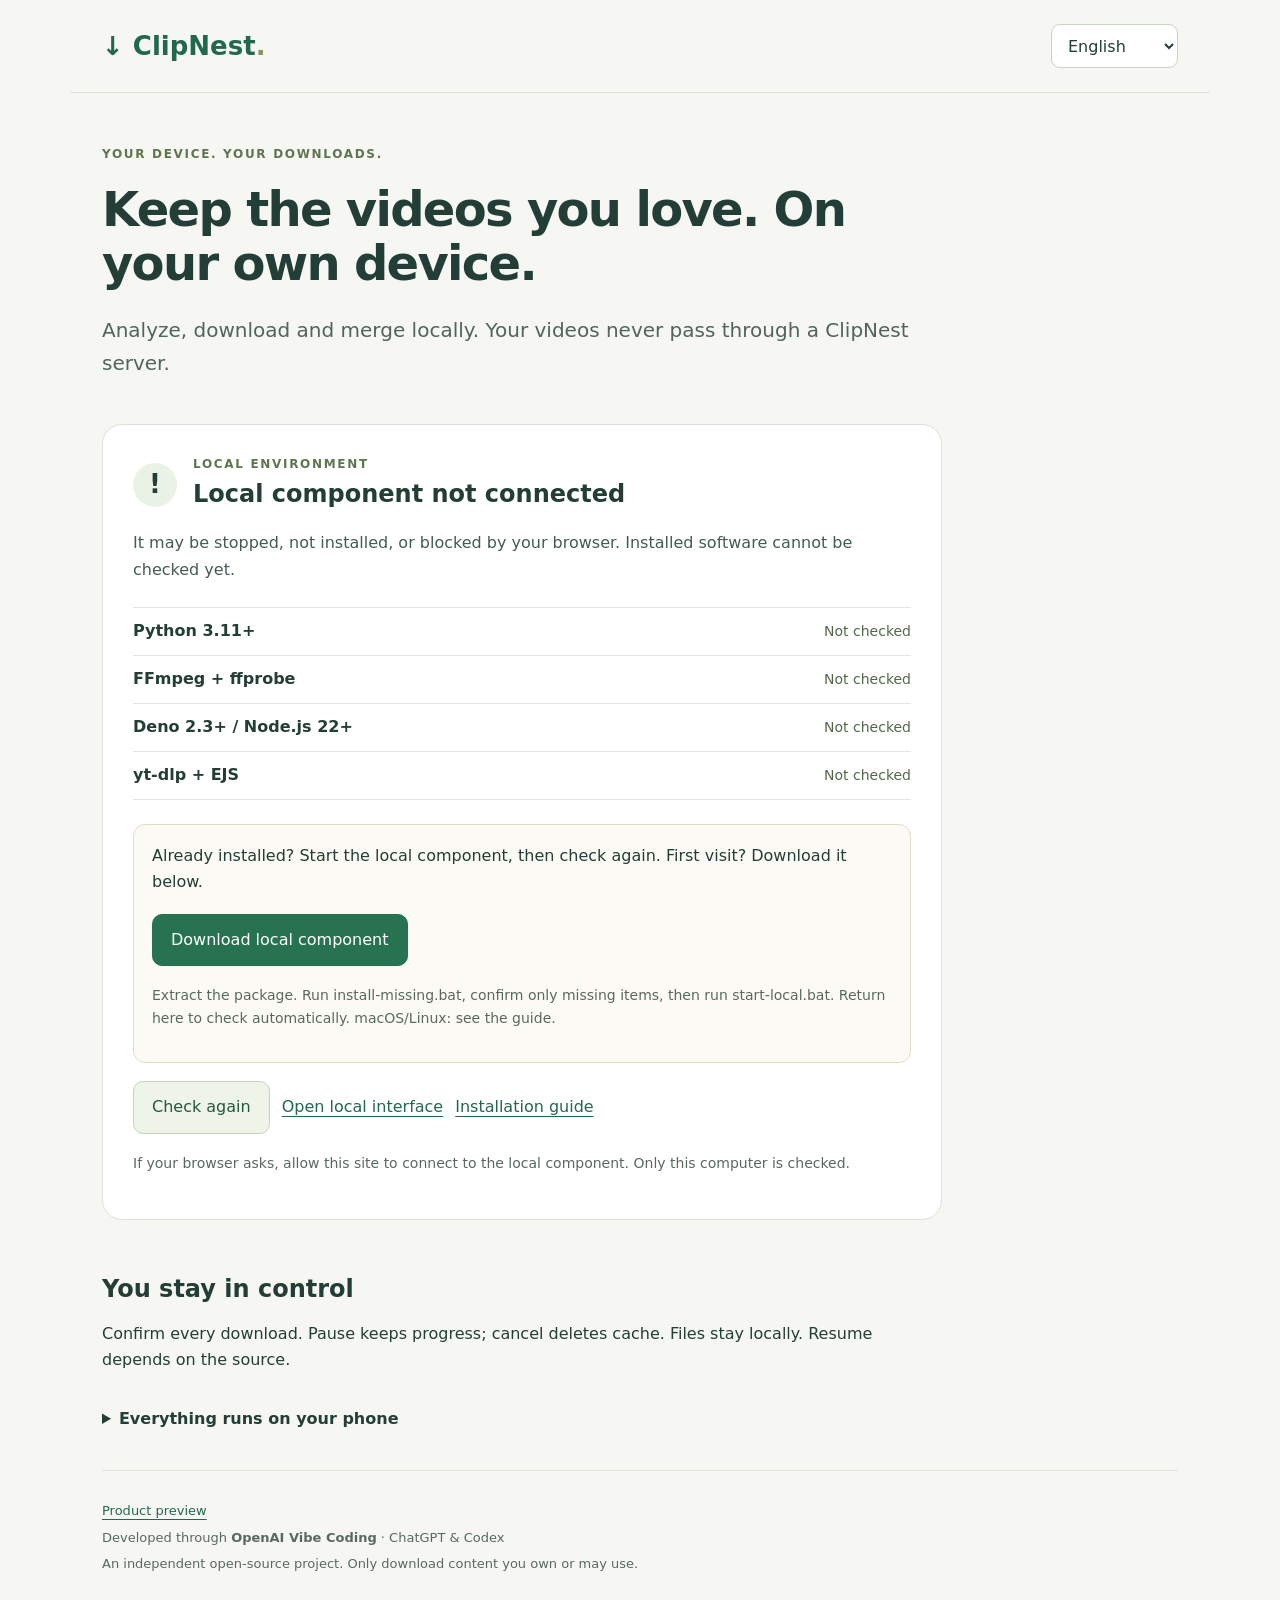
<file: site/index.html>
<!doctype html>
<html lang="en" dir="ltr"><head><meta charset="utf-8"><meta name="viewport" content="width=device-width,initial-scale=1">
<meta http-equiv="Content-Security-Policy" content="default-src 'self'; connect-src http://127.0.0.1:8000; script-src 'self'; style-src 'self'; img-src 'self' data:; object-src 'none'; base-uri 'none'; form-action 'none'">
<meta name="referrer" content="no-referrer"><title>ClipNest · Video downloader</title><link rel="stylesheet" href="style.css"></head>
<body><header><a class="brand" href="./">↓ ClipNest<span>.</span></a><select id="language" aria-label="Language"></select></header>
<main><section class="hero"><p class="eyebrow" data-key="eyebrow">YOUR DEVICE. YOUR DOWNLOADS.</p><h1 data-key="title">Keep the videos you love.</h1><p class="lead" data-key="lead">Analyze, download and merge locally. Your videos never pass through a ClipNest server.</p></section>
<section class="card environment" aria-labelledby="check-title" aria-busy="true" id="environment">
  <div class="check-heading"><span id="status-icon" aria-hidden="true">◌</span><div><p class="eyebrow" data-key="checkLabel">BEFORE YOU START</p><h2 id="check-title"></h2></div></div>
  <p id="check-detail" role="status" aria-live="polite"></p>
  <ul id="checks" class="checks" aria-label="Environment"></ul>
  <div id="installation" hidden>
    <p id="install-detail"></p>
    <div class="actions"><a id="pc-package" class="button" href="downloads/clipnest-local-pc.zip" data-key="installLocal">Download local component</a><a id="setup-package" class="button secondary" href="downloads/clipnest-windows-setup.zip" data-key="installMissing">Download missing-component installer</a></div>
    <p class="hint" id="install-steps"></p>
  </div>
  <div class="actions"><button id="retry" class="button secondary" type="button" data-key="retry">Check again</button><a id="open-local" href="http://127.0.0.1:8000/" data-key="openDirect">Open local interface</a><a href="guide.html" data-key="guide">Installation guide</a></div>
  <p class="hint" data-key="permissionNote">If your browser asks, allow this site to connect to the local component. This checks only this computer.</p>
</section>
<section class="closing"><h2 data-key="control">You stay in control</h2><p data-key="controlText">Confirm every download. Pause keeps progress; cancel deletes cache.</p><details><summary data-key="android">Everything runs on your phone</summary><p data-key="androidStatus"></p><a class="button secondary" href="clipnest://open" data-key="openApp">Open installed Android App</a><p class="hint" data-key="later"></p></details></section>
<footer><p><a href="preview/" data-key="preview">Product preview</a></p><p>Developed through <strong>OpenAI Vibe Coding</strong> · ChatGPT &amp; Codex</p><p data-key="independent"></p></footer></main>
<noscript>Enable JavaScript to check the local environment and open ClipNest.</noscript>
<script src="catalogs.js"></script><script src="check-catalogs.js"></script><script src="app.js"></script></body></html>
</file>
<file: site/style.css>
:root{font-family:system-ui,-apple-system,"Segoe UI",sans-serif;color:#233e36;background:#f6f7f2;line-height:1.65;font-size:16px}*{box-sizing:border-box}body{margin:0}a{color:#21684e;text-underline-offset:4px}a:hover{text-decoration-thickness:2px}header{max-width:1140px;margin:auto;padding:24px 32px;display:flex;align-items:center;justify-content:space-between;gap:16px;border-bottom:1px solid #dce3d9}.brand{text-decoration:none;font-size:26px;font-weight:750;white-space:nowrap}.brand span{color:#899659}select{min-height:44px;max-width:48%;border:1px solid #c6d3c5;background:#fff;color:inherit;border-radius:9px;padding:8px 12px;font:inherit}main{max-width:1140px;margin:auto;padding:0 32px}.hero{padding:64px 0 42px;max-width:780px}.eyebrow{font-size:12px;letter-spacing:.14em;font-weight:700;color:#5f7550}h1{font-size:clamp(32px,5vw,60px);line-height:1.12;letter-spacing:-.035em;margin:18px 0 24px}h2{font-size:24px;line-height:1.3;margin:12px 0 16px}.lead{font-size:20px;color:#51645d}.route{display:inline-block;border:1px solid #cad6c3;background:#ecf1e5;border-radius:30px;padding:9px 20px;font-size:14px}.route span{padding:0 10px;color:#6e8255}.editions{display:grid;grid-template-columns:repeat(2,minmax(0,1fr));gap:24px}.card{background:white;border:1px solid #dce3d9;border-radius:20px;padding:30px;min-width:0}.card p{overflow-wrap:anywhere}ol{padding-inline-start:24px}li{margin:15px 0}small{display:block;color:#5f6d63;font-size:14px;line-height:1.55;margin-top:6px}code{font-size:13px;overflow-wrap:anywhere}.button{display:flex;align-items:center;justify-content:center;min-height:50px;min-width:0;text-align:center;overflow-wrap:anywhere;background:#277351;color:white;text-decoration:none;border:1px solid #277351;border-radius:10px;padding:12px 18px;font-weight:650;margin-top:24px}.secondary{background:#eef4e8;color:#23573f;border-color:#c5d3bd}.hint{font-size:14px;color:#596960}.status{padding:18px;background:#f4f2e9;border-radius:10px;color:#615b42;font-size:14px;margin:24px 0}.closing{padding:42px 0 28px;max-width:780px}footer{border-top:1px solid #dce3d9;padding:24px 0 40px;font-size:13px;color:#596960}footer p{margin:5px 0}:focus-visible{outline:3px solid #ab922e;outline-offset:4px}@media(max-width:720px){header{padding:18px 20px}main{padding:0 20px}.hero{padding-top:32px}.editions{grid-template-columns:1fr;gap:18px}.card{padding:22px}.lead{font-size:18px}.route{border-radius:12px;padding:10px;font-size:12px}.route span{padding:0 5px}}@media(prefers-reduced-motion:no-preference){a{transition:background .15s}}
li a{display:inline-flex;align-items:center;min-height:44px;padding:6px 0}pre{white-space:pre-wrap;overflow-wrap:anywhere}
[hidden]{display:none!important}.hero{padding:40px 0 24px;max-width:840px}h1{font-size:clamp(32px,4vw,48px)}.environment{max-width:840px}.check-heading{display:flex;align-items:center;gap:16px}.check-heading .eyebrow{margin:0}.check-heading h2{margin:4px 0}#status-icon{width:44px;height:44px;flex:0 0 44px;display:grid;place-items:center;border-radius:50%;background:#eaf1e5;font-size:26px;font-weight:600}#check-detail{color:#455b50}.checks{list-style:none;padding:0;margin:24px 0;border-top:1px solid #e0e6dd}.checks li{display:flex;align-items:center;gap:12px;flex-wrap:wrap;margin:0;padding:10px 0;border-bottom:1px solid #e0e6dd;min-height:48px}.checks li>span:first-child{flex:1 1 200px;font-weight:550}.component-state{font-size:14px;color:#546749}.checks a{font-size:14px;min-height:44px}.actions{display:flex;align-items:center;flex-wrap:wrap;gap:12px;margin:18px 0}.actions .button{margin:0;min-height:48px}.actions>a:not(.button){display:inline-flex;align-items:center;min-height:44px}.button{font:inherit;cursor:pointer}button:disabled{opacity:.6;cursor:wait}#installation{border:1px solid #e3dcc5;background:#fbfaf4;border-radius:12px;padding:18px}#installation p:first-child{margin-top:0}summary{cursor:pointer;min-height:44px;padding:10px 0;font-weight:600}details{margin-top:22px}.closing{max-width:840px}@media(max-width:480px){.actions .button{width:100%}.checks li>span:first-child{flex-basis:160px}.card{padding:20px}.hero{padding-top:28px}#installation{padding:14px}}
</file>
